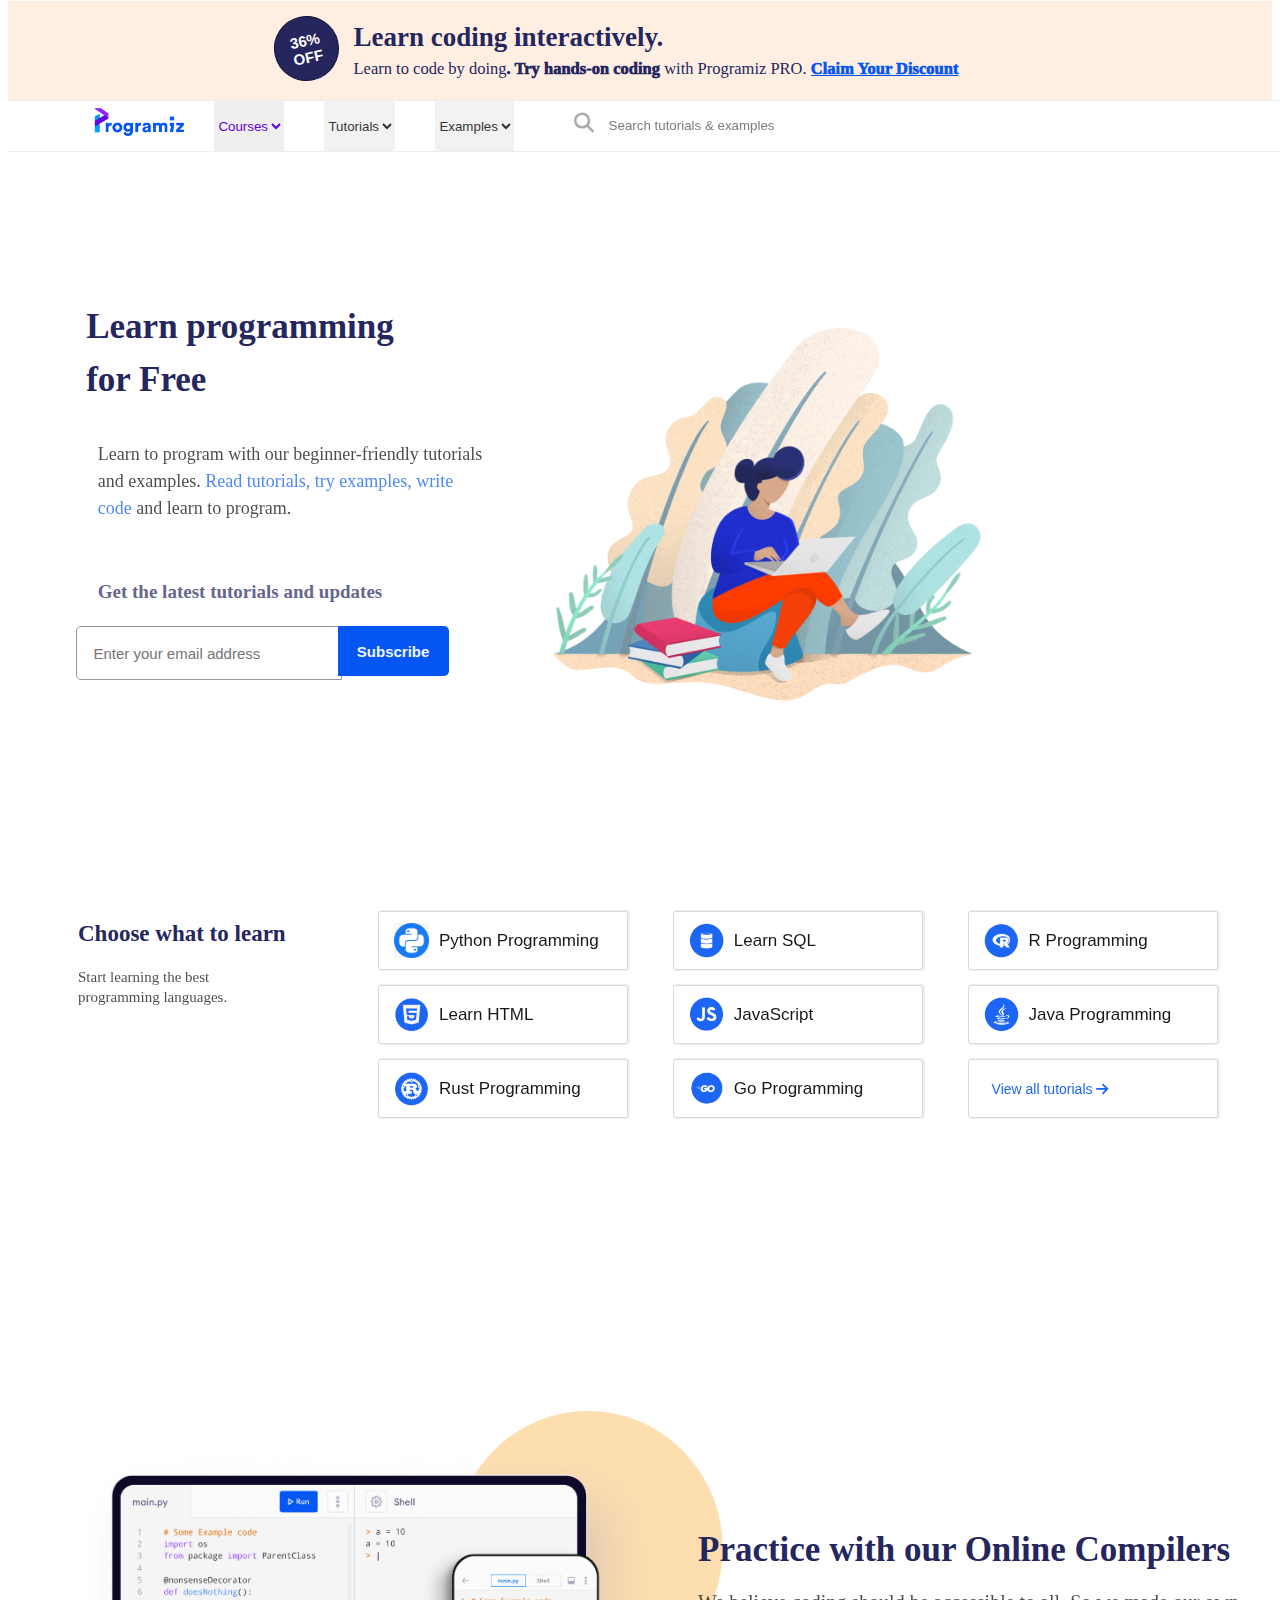
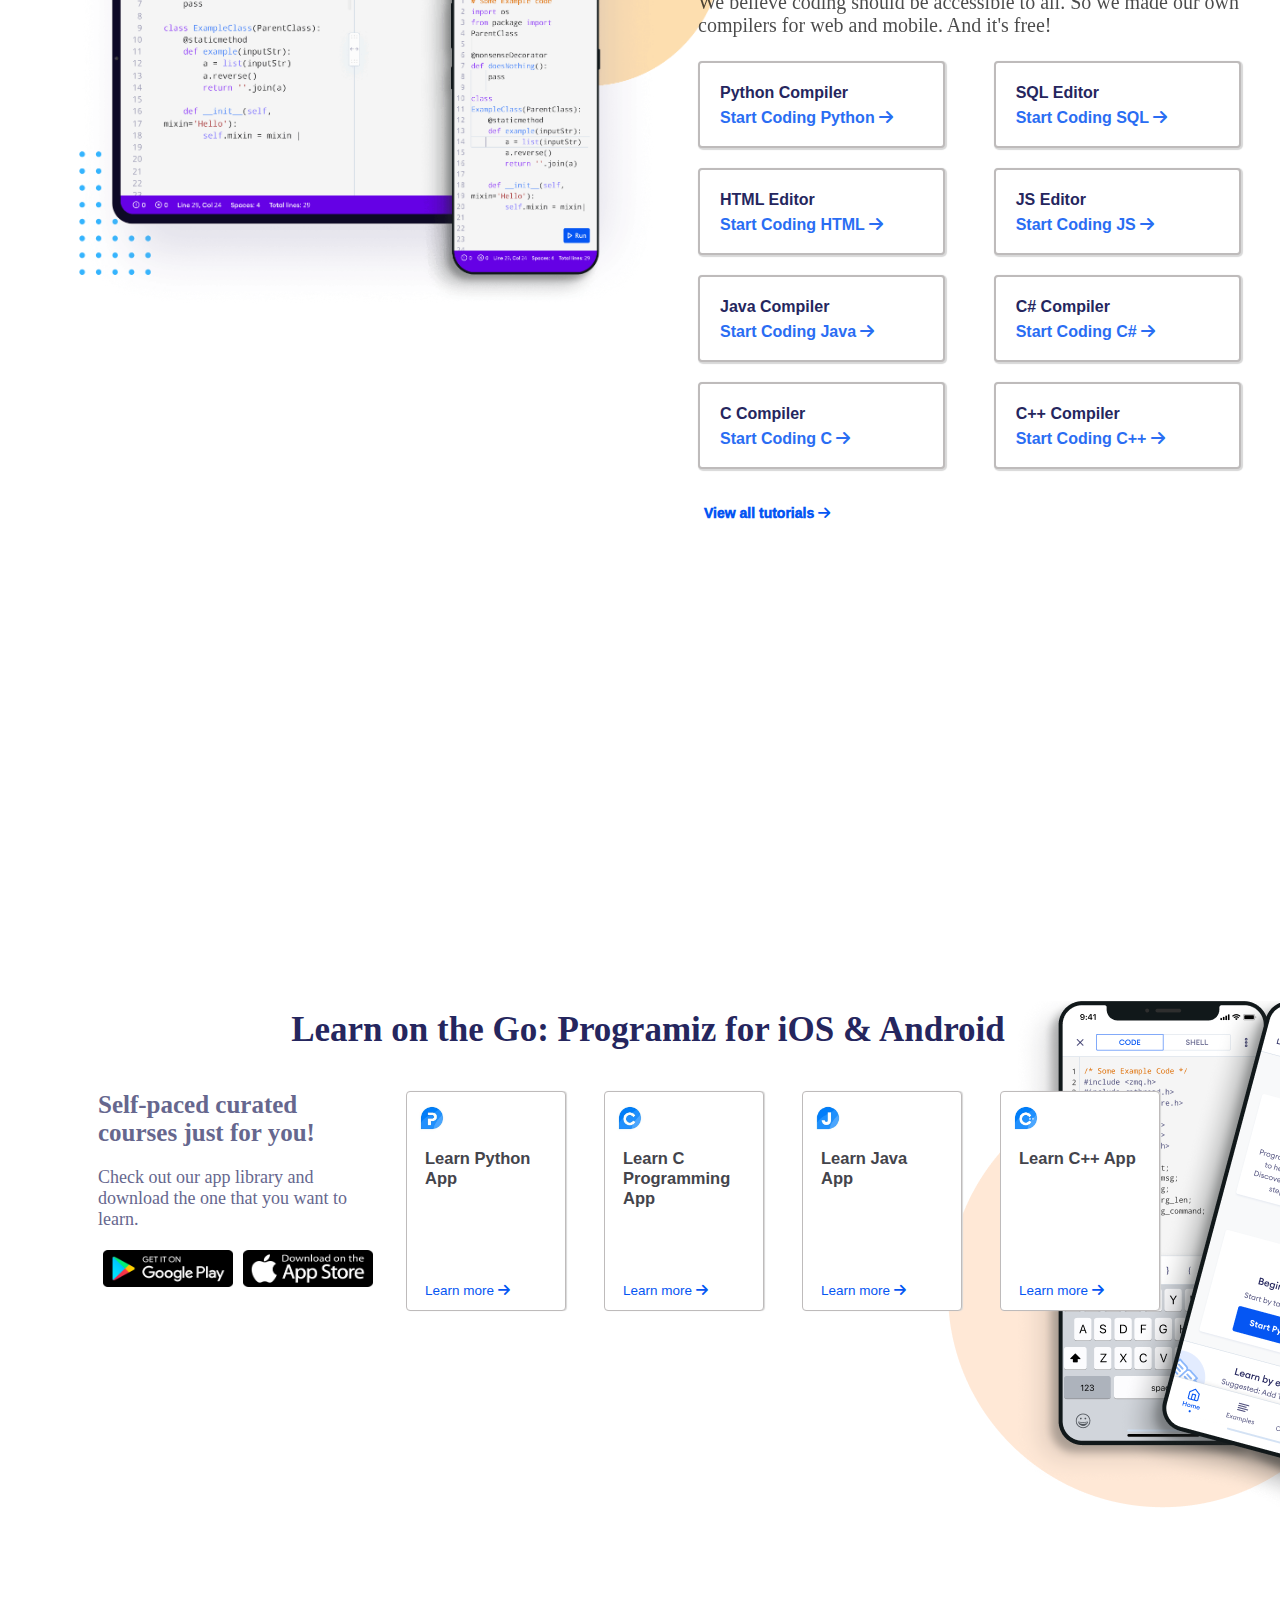
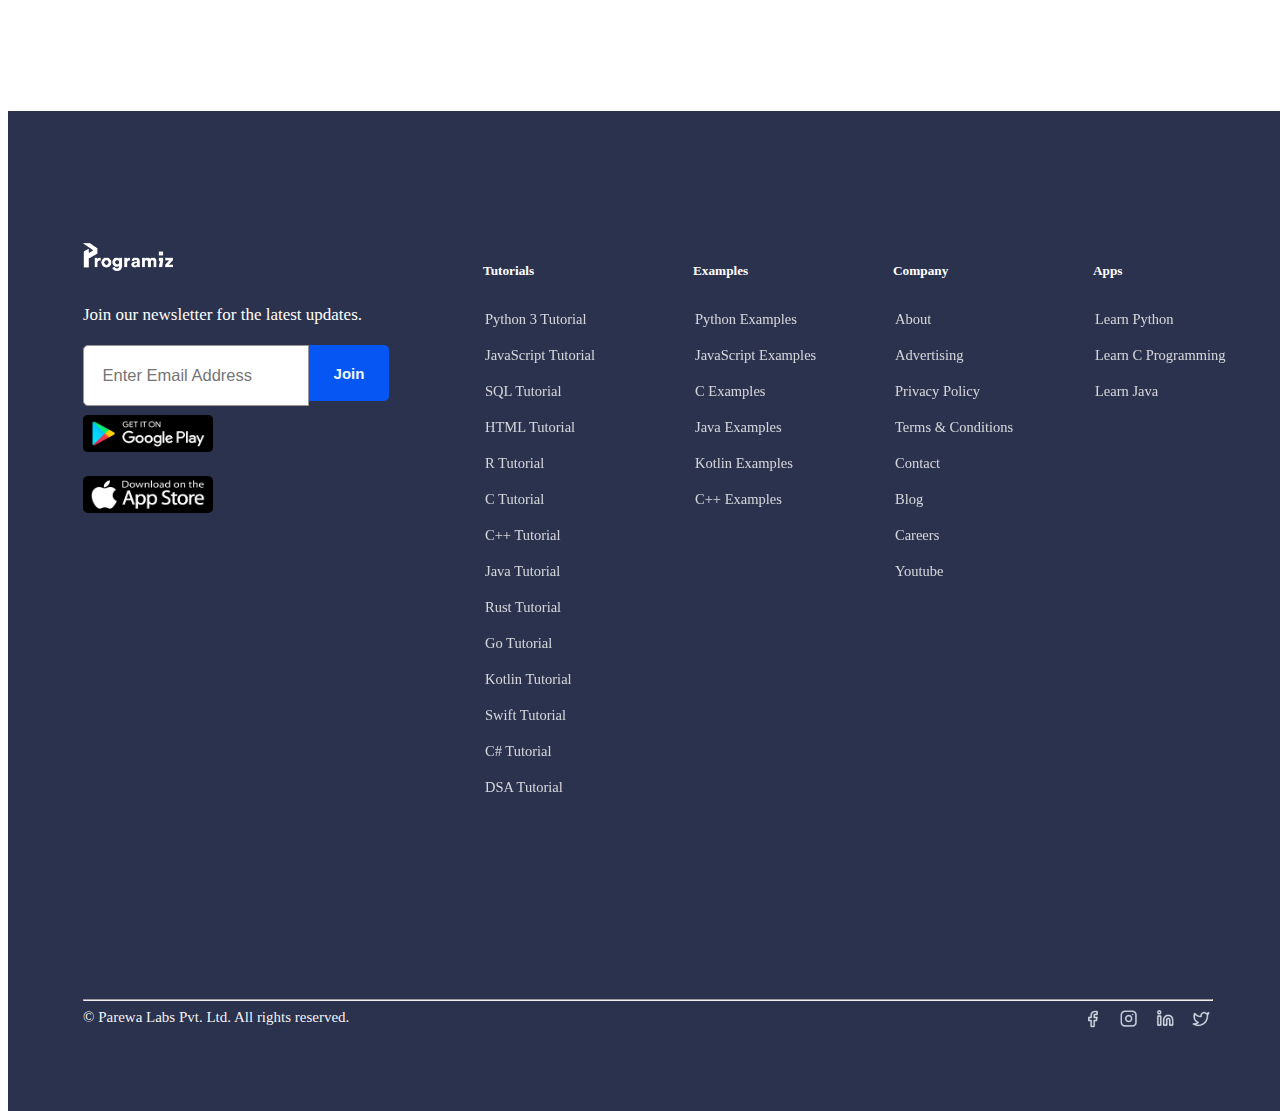
<file: html/index.html>
<!DOCTYPE html>
<html lang="en">

<head>
    <meta charset="UTF-8" />
    <meta http-equiv="X-UA-Compatible" content="IE=edge" />
    <meta name="viewport" content="width=device-width, initial-scale=1.0" />
    <link rel="stylesheet" href="https://cdnjs.cloudflare.com/ajax/libs/font-awesome/6.4.0/css/all.min.css">
    <link rel="shortcut icon" type="image/png" href="../Image/LogoP.png" />
    <link rel="stylesheet" href="../css/style.css">
    <script src="../js/main.js"></script>
    <!--Add thư viện bootstrap-->
    <link rel="stylesheet" href="https://cdn.jsdelivr.net/npm/bootstrap@4.6.2/dist/css/bootstrap.min.css" integrity="sha384-xOolHFLEh07PJGoPkLv1IbcEPTNtaed2xpHsD9ESMhqIYd0nLMwNLD69Npy4HI+N" crossorigin="anonymous">
    <script src="https://cdn.jsdelivr.net/npm/jquery@3.5.1/dist/jquery.slim.min.js" integrity="sha384-DfXdz2htPH0lsSSs5nCTpuj/zy4C+OGpamoFVy38MVBnE+IbbVYUew+OrCXaRkfj" crossorigin="anonymous"></script>
    <script src="https://cdn.jsdelivr.net/npm/bootstrap@4.6.2/dist/js/bootstrap.bundle.min.js" integrity="sha384-Fy6S3B9q64WdZWQUiU+q4/2Lc9npb8tCaSX9FK7E8HnRr0Jz8D6OP9dO5Vg3Q9ct" crossorigin="anonymous"></script>
    <title>Programiz: Learn to Code for Free</title>
</head>
<style>

</style>

<body>

    <div id="container-fluid">
        <!-- Header -->
        <div id="header">
            <div id="header-content">
                <button class="header-content_discount" type="submit" onclick="openLink('https://pages.programiz.pro/java-interview-questions?&utm_source=top-banner-programiz-web&utm_medium=banner&utm_campaign=java-interview-release__top-banner-programiz-web__may')"><span>36%<br> <span>OFF</span></span> </button>
                <h2 class="header-content_txt1">Learn coding interactively.</h2>
                <span class="header-content_txt2">
            Learn to code by doing<strong style="font-weight: 1000">. Try hands-on coding</strong> 
            with Programiz PRO.
          <span style="font-weight: 1000; color: #0556f3 " role="button" onclick="openLink('https://pages.programiz.pro/java-interview-questions?&utm_source=top-banner-programiz-web&utm_medium=banner&utm_campaign=java-interview-release__top-banner-programiz-web__may')"> <ins>Claim Your Discount</ins> </span>
                </span>
            </div>
        </div>
        <!-- Menu-Center -->
        <div id="nav-menu">
            <img class="nav-menu-logo" src="../Image/LogoProgramiz.png" alt="LogoProgramiz" role="button" onclick="reLoad()">
            <div class="nav-menu-select">
                <select name="" id="" style="border: none; color: #6001DA;" role="button">
                    <option value="" >Courses</option> 
                  </select>
                <select name="" id="" style="border: none; opacity: 80%;" role="button">
                    <option value="" >Tutorials</option> 
                  </select>
                <select name="" id="" style="border: none; opacity: 80%;" role="button">
                    <option value="" >Examples</option> 
                  </select>
            </div>

            <div id="nav-menu_gr-button">
                <button type="submit" id="nav-menu_button"><i class="fa-solid fa-magnifying-glass"></i></button>
                <input id="nav-menu_input" type="text" placeholder="Search tutorials & examples">
            </div>
        </div>

        <script>
            window.onscroll = function() {
                stickyNav()
            };

            var navbar = document.getElementById("nav-menu");
            var sticky = navbar.offsetTop;

            function stickyNav() {
                if (window.pageYOffset >= sticky) {
                    navbar.classList.add("sticky")
                } else {
                    navbar.classList.remove("sticky");
                }
            }
        </script>

        <!-- PAGE01  -->
        <div id="page01">
            <span class="page01-txt1">
            Learn programming <br> for Free <br></span>
            <span class="page01-text2">
              Learn to program with our beginner-friendly tutorials <br>and examples. <span style="color: #0556f3;">Read tutorials, try examples, write<br>code</span> and learn to program.
            </span>
            <span class="page01-text3">Get the latest tutorials and updates</span>
            <div class="page01-text4">
                <input class="page01-text4-input" type="email" name="" id="" placeholder="&emsp;Enter your email address">
                <input class="page01-text4-Button btn-primary" type="submit" value="Subscribe">
            </div>
            <div class="page01-image01">
                <img src="../Image/img1.png" alt="" class="page01-image01-img">
            </div>
        </div>
        <!-- PAGE02  -->
        <div id="page02">
            <div id="page02-content">
                <div class="page02-left">
                    <div style="color: #25265E; font-size: 23px; font-weight: bold; margin-top: 10px;">
                        Choose what to learn
                    </div>
                    <div style="font-size: 15px; margin-top: 20px; line-height: 20px; opacity: 70%;">
                        Start learning the best <br> programming languages.
                    </div>
                </div>
                <div class="page02-right">
                    <div>
                        <button class="page02-right_button" onclick="openLink1('https://www.programiz.com/python-programming')" style="background-image: url(../Image/icon_PLanguages_Python.png);">Python Programming</button>
                    </div>
                    <div>
                        <button class="page02-right_button" onclick="openLink1('https://www.programiz.com/sql')" style="background-image: url(../Image/icon_PLanguages_SQL.png); ">Learn SQL</button>
                    </div>
                    <div>
                        <button class="page02-right_button" onclick="openLink1('https://www.programiz.com/r')" style="background-image: url(../Image/icon_PLanguages_R.png); ">R Programming</button>
                    </div>
                    <div>
                        <button class="page02-right_button" onclick="openLink1('https://www.programiz.com/html')" style="background-image: url(../Image/icon_PLanguages_HTML.png); ">Learn HTML</button>
                    </div>
                    <div>
                        <button class="page02-right_button" onclick="openLink1('https://www.programiz.com/javascript')" style="background-image: url(../Image/icon_PLanguages_JavaScript.png); ">JavaScript</button>
                    </div>
                    <div>
                        <button class="page02-right_button" onclick="openLink1('https://www.programiz.com/java-programming')" style="background-image: url(../Image/icon_PLanguages_Java.png); ">Java Programming</button>
                    </div>
                    <div>
                        <button class="page02-right_button" onclick="openLink1('https://www.programiz.com/rust')" style="background-image: url(../Image/icon_PLanguages_RustP.png); ">Rust Programming</button>
                    </div>

                    <div>
                        <button class="page02-right_button" onclick="openLink1('https://www.programiz.com/golang')" style="background-image: url(../Image/icon_PLanguages_Go.png.png); ">Go Programming</button>
                    </div>
                    <div>
                        <button class="page02-right_button" id="myDIV0" onclick="HidenVsShow()" style="color: #0556f3; padding-left: 23px; font-size: 14px; ">View all tutorials  <i class="fa-solid fa-arrow-right"></i> </button>
                    </div>
                    <div>
                        <button class="page02-right_button" id="myDIV1" onclick="openLink1('https://www.programiz.com/cpp-programming')" style="background-image: url(../Image/icon_PLanguages_C++.png);display: none;">C++ Programming</button>
                    </div>
                    <div>
                        <button class="page02-right_button" id="myDIV2" onclick="openLink1('https://www.programiz.com/c-programming')" style="background-image: url(../Image/icon_PLanguages_C.png);display: none;">C Programming</button>
                    </div>
                    <div>
                        <button class="page02-right_button" id="myDIV3" onclick="openLink1('https://www.programiz.com/dsa')" style="background-image: url(../Image/icon_PLanguages_DSA.png);display: none;">DS & Algorithms</button>
                    </div>
                    <div>
                        <button class="page02-right_button" id="myDIV4" onclick="openLink1('https://www.programiz.com/swift-programming')" style="background-image: url(../Image/icon_PLanguages_SP.png);display: none;">Swift Programming</button>
                    </div>
                    <div>
                        <button class="page02-right_button" id="myDIV5" onclick="openLink1('https://www.programiz.com/csharp-programming')" style="background-image: url(../Image/icon_PLanguages_Cthang.png); display: none;">C# Programming</button>
                    </div>
                    <div>
                        <button class="page02-right_button" id="myDIV6" onclick="openLink1('https://www.programiz.com/kotlin-programming')" style="background-image: url(../Image/icon_PLanguages_K.png);display: none;">Koltin Programming</button>
                    </div>
                    <div>
                        <button class="page02-right_button" id="myDIV7" onclick="HidenVsShow()" style="color: #0556f3; padding-left: 23px; font-size: 14px; display: none;">View fewer tutorials  <i class="fa-solid fa-arrow-right"></i> </button>
                    </div>


                </div>
            </div>

        </div>
    </div>

    <!-- PAGE03  -->
    <div id="page03">
        <img src="../Image/img2.png" alt="" class="page03-img">
        <div class="page03-content">
            <h2>
                Practice with our Online Compilers
            </h2>
            <p>We believe coding should be accessible to all. So we made our own compilers for web and mobile. And it's free!</p>
            <div class="page03-content-select">
                <div>
                    <button class="page03-content-button" onclick="openLink1('https://www.programiz.com/python-programming/online-compiler/')"> 
                    <b>
                      Python Compiler<br>
                      <span style="color: #2a6df3;" >Start Coding Python <i class="fa-solid fa-arrow-right"></i></span>
                    </b> 
                  </button>
                </div>
                <div>
                    <button class="page03-content-button" onclick="openLink1('https://www.programiz.com/sql/online-compiler/')">
                    <b>
                      SQL Editor<br>
                      <span style="color: #2a6df3;" >Start Coding SQL <i class="fa-solid fa-arrow-right"></i></span>
                    </b> 
                  </button>
                </div>
                <div>
                    <button class="page03-content-button" onclick="openLink1('https://www.programiz.com/html/online-compiler/')">
                    <b>
                      HTML Editor<br>
                      <span style="color: #2a6df3;">Start Coding HTML <i class="fa-solid fa-arrow-right"></i></span>
                    </b> 
                  </button>
                </div>
                <div>
                    <button class="page03-content-button" onclick="openLink1('https://www.programiz.com/javascript/online-compiler/')">
                    <b>
                      JS Editor<br>
                      <span style="color: #2a6df3;">Start Coding JS <i class="fa-solid fa-arrow-right"></i></span>
                    </b> 
                  </button>
                </div>
                <div>
                    <button class="page03-content-button" onclick="openLink1('https://www.programiz.com/java-programming/online-compiler/')">
                    <b>
                      Java Compiler<br>
                      <span style="color: #2a6df3; ">Start Coding Java <i class="fa-solid fa-arrow-right"></i></span>
                    </b> 
                  </button>
                </div>
                <div>
                    <button class="page03-content-button" onclick="openLink1('https://www.programiz.com/csharp-programming/online-compiler/')">
                    <b>
                      C# Compiler<br>
                      <span style="color: #2a6df3; " >Start Coding C# <i class="fa-solid fa-arrow-right"></i></span>
                    </b> 
                  </button>
                </div>
                <div>
                    <button class="page03-content-button" onclick="openLink1('https://www.programiz.com/c-programming/online-compiler/')">
                    <b>
                      C Compiler<br>
                      <span style="color: #2a6df3; ">Start Coding C <i class="fa-solid fa-arrow-right"></i></span>
                    </b> 
                  </button>
                </div>
                <div>
                    <button class="page03-content-button" onclick="openLink1('https://www.programiz.com/cpp-programming/online-compiler/')">
                    <b>
                      C++ Compiler<br>
                      <span style="color: #2a6df3; ">Start Coding C++ <i class="fa-solid fa-arrow-right"></i></span>
                    </b> 
                  </button>
                </div>
                <div id="BtnPage03_1" style="display: none;">
                    <button class="page03-content-button" onclick="openLink1('https://www.programiz.com/rust/online-compiler/')">
                    <b>
                      Rust Editor<br>
                      <span style="color: #2a6df3; ">Start Coding Rust <i class="fa-solid fa-arrow-right"></i></span>
                    </b> 
                  </button>
                </div>
                <div id="BtnPage03_2" style="display: none;">
                    <button class="page03-content-button" onclick="openLink1('https://www.programiz.com/r/online-compiler/')">
                    <b>
                      R Compiler<br>
                      <span style="color: #2a6df3; ">Start Coding R <i class="fa-solid fa-arrow-right"></i></span>
                    </b> 
                  </button>
                </div>
                <div id="BtnPage03_3" style="display: none;">
                    <button class="page03-content-button" onclick="openLink1('https://www.programiz.com/golang/online-compiler/')">
                    <b>
                       Golang  Compiler<br>
                      <span style="color: #2a6df3; " >Start Coding Golang <i class="fa-solid fa-arrow-right"></i></span>
                    </b> 
                  </button>
                </div>
                <div id="BtnPage03_4" style="display: none;">
                    <button class="page03-content-button" onclick="openLink1('https://www.programiz.com/swift/online-compiler/')">
                    <b>
                      Swift Compiler<br>
                      <span style="color: #2a6df3; ">Start Coding Swift <i class="fa-solid fa-arrow-right"></i></span>
                    </b> 
                  </button>
                </div>
                <div id="BtnPage03_5" style="display: none;">
                    <button class="page03-content-button" onclick="openLink1('https://www.programiz.com/php/online-compiler/')">
                    <b>
                      PHP Compiler<br>
                      <span style="color: #2a6df3;">Start Coding PHP <i class="fa-solid fa-arrow-right"></i></span>
                    </b> 
                  </button>
                </div>

                <div id="BtnPage03_0" onclick="HidenVsShow_BtnPage03()">
                    <button style="width: 85%; color: #0556f3; font-size: 14px; font-weight: 1000; margin-top: 15px; border: none; background-color: white; text-align: start;">
                    View all tutorials  <i class="fa-solid fa-arrow-right"></i> </button>
                </div>
                <div>

                </div>
                <div id="BtnPage03_6" style="display: none; " onclick="HidenVsShow_BtnPage03()">
                    <button style="width: 85%; color: #0556f3; font-size: 14px; font-weight: 1000; margin-top: 15px; border: none; background-color: white; text-align: start;  ">
                        View fewer tutorials  <i style="font-weight: 100000; font-size: 20px;">&#8593;</i> </button>
                </div>
            </div>
        </div>
    </div>
    <!-- PAGE04  -->
    <div id="page04">
        <div>
            <img src="../Image/img3.png" alt="" class="page04-right-img">
        </div>
        <h2>Learn on the Go: Programiz for iOS &amp; Android</h2>
        <div class="page04-left">
            <div style="width: 280px;">
                <div class="page04-left-txt1">Self-paced curated courses just for you!</div>
                <div class="page04-left-txt2">Check out our app library and download the one that you want to learn.</div>
                <div style="display: flex; justify-content: space-around;">
                    <img src="../Image/playstore.png" alt="" class="page04-left-img" role="button" onclick="openLink('https://play.google.com/store/apps/dev?id=8227237868464522664')">
                    <img src="../Image/AppStore.png" alt="" class="page04-left-img" role="button" onclick="openLink('https://apps.apple.com/us/developer/parewa-labs-pvt-ltd/id1472188188')">
                </div>
            </div>
            <div>
                <button class="page04-left-button" onclick="openLink('https://www.programiz.com/learn-python')">
                <img src="../Image/icon_P.png" alt="" class="page04-left-icon">
                <h3 class="page04-left-title">Learn Python App</h3>
                <span class="page04-left-learnmore">
                  Learn more <i class="fa-solid fa-arrow-right"></i>
                </span>
              </button>
            </div>
            <div>
                <button class="page04-left-button" onclick="openLink('https://www.programiz.com/learn-c')">
                <img src="../Image/icon_C.png" alt="" class="page04-left-icon">
                <h3 class="page04-left-title">Learn C Programming App</h3>
                <span class="page04-left-learnmore">
                  Learn more <i class="fa-solid fa-arrow-right"></i>
                </span>
              </button>
            </div>
            <div>
                <button class="page04-left-button" onclick="openLink('https://www.programiz.com/learn-java')">
                <img src="../Image/icon_J.png" alt="" class="page04-left-icon">
                <h3 class="page04-left-title">Learn Java App</h3>
                <span class="page04-left-learnmore">
                  Learn more <i class="fa-solid fa-arrow-right"></i>
                </span>
              </button>
            </div>
            <div>
                <button class="page04-left-button" onclick="openLink('https://www.programiz.com/learn-cpp')">
                <img src="../Image/icon_C++.png" alt="" class="page04-left-icon">
                <h3 class="page04-left-title">Learn C++ App</h3>
                <span class="page04-left-learnmore">
                  Learn more <i class="fa-solid fa-arrow-right"></i>
                </span>
              </button>
            </div>
        </div>
    </div>
    <!-- Footer  -->
    <div id="footer">
        <div class="footer-container">
            <div class="footer-content">
                <div class="footer-content1">
                    <img src="../Image/LogoProgramiz.png" alt="" class="footer-content1-img">
                    <div style="margin-top: 30px; font-size: 17px;">Join our newsletter for the latest updates.</div>
                    <div id="footer-button-input" style="margin-top: 20px;">
                        <input class="footer-content1-input" type="email" name="" id="" placeholder="&emsp;Enter Email Address">
                        <input class="footer-content1-button btn-primary" type="submit" value="Join">
                    </div>
                    <div>
                        <img src="../Image/playstore.png" alt="" class="page04-left-img" role="button" onclick="openLink('https://play.google.com/store/apps/dev?id=8227237868464522664&referrer=utm_campaign%3Dprogramiz-footer%26utm_source%3Dprogramiz-website')">
                    </div>
                    <div>
                        <img src="../Image/AppStore.png" alt="" class="page04-left-img" role="button" onclick="openLink('https://apps.apple.com/us/developer/parewa-labs-pvt-ltd/id1472188188')">
                    </div>
                </div>
                <div class="footer-content2">
                    <h5>Tutorials</h5>
                    <ul class="footer-links">
                        <li class="footer-links-nodes"><a class="link-node" href="https://www.programiz.com/python-programming">Python 3 Tutorial</a></li>
                        <li class="footer-links-nodes"><a class="link-node" href="https://www.programiz.com/javascript">JavaScript Tutorial</a></li>
                        <li class="footer-links-nodes"><a class="link-node" href="https://www.programiz.com/sql">SQL Tutorial</a></li>
                        <li class="footer-links-nodes"><a class="link-node" href="https://www.programiz.com/html">HTML Tutorial</a></li>
                        <li class="footer-links-nodes"><a class="link-node" href="https://www.programiz.com/r">R Tutorial</a></li>
                        <li class="footer-links-nodes"><a class="link-node" href="https://www.programiz.com/c-programming">C Tutorial</a></li>
                        <li class="footer-links-nodes"><a class="link-node" href="https://www.programiz.com/cpp-programming">C++ Tutorial</a></li>
                        <li class="footer-links-nodes"><a class="link-node" href="https://www.programiz.com/java-programming">Java Tutorial</a></li>
                        <li class="footer-links-nodes"><a class="link-node" href="https://www.programiz.com/rust">Rust Tutorial</a></li>
                        <li class="footer-links-nodes"><a class="link-node" href="https://www.programiz.com/golang">Go Tutorial</a></li>
                        <li class="footer-links-nodes"><a class="link-node" href="https://www.programiz.com/kotlin-programming">Kotlin Tutorial</a></li>
                        <li class="footer-links-nodes"><a class="link-node" href="https://www.programiz.com/swift-programming">Swift Tutorial</a></li>
                        <li class="footer-links-nodes"><a class="link-node" href="https://www.programiz.com/csharp-programming">C# Tutorial</a></li>
                        <li class="footer-links-nodes"><a class="link-node" href="https://www.programiz.com/dsa">DSA Tutorial</a></li>
                    </ul>
                </div>
                <div class="footer-content3">
                    <h5>Examples</h5>
                    <ul class="footer-links">
                        <li class="footer-links-nodes"><a class="link-node" href="https://www.programiz.com/python-programming/examples">Python Examples</a></li>
                        <li class="footer-links-nodes"><a class="link-node" href="https://www.programiz.com/javascript/examples">JavaScript Examples</a></li>
                        <li class="footer-links-nodes"><a class="link-node" href="https://www.programiz.com/c-programming/examples">C Examples</a></li>
                        <li class="footer-links-nodes"><a class="link-node" href="https://www.programiz.com/java-programming/examples">Java Examples</a></li>
                        <li class="footer-links-nodes"><a class="link-node" href="https://www.programiz.com/kotlin-programming/examples">Kotlin Examples</a></li>
                        <li class="footer-links-nodes"><a class="link-node" href="https://www.programiz.com/cpp-programming/examples">C++ Examples</a></li>
                    </ul>
                </div>
                <div class="footer-content4">
                    <h5>Company</h5>
                    <ul class="footer-links">
                        <li class="footer-links-nodes"><a class="link-node" href="https://www.programiz.com/about-us">About</a></li>
                        <li class="footer-links-nodes"><a class="link-node" href="https://www.programiz.com/advertise">Advertising</a></li>
                        <li class="footer-links-nodes"><a class="link-node" href="https://www.programiz.com/privacy-policy">Privacy Policy</a></li>
                        <li class="footer-links-nodes"><a class="link-node" href="https://www.programiz.com/terms-of-use">Terms & Conditions</a></li>
                        <li class="footer-links-nodes"><a class="link-node" href="https://www.programiz.com/contact">Contact</a></li>
                        <li class="footer-links-nodes"><a class="link-node" href="https://www.programiz.com/blog">Blog</a></li>
                        <li class="footer-links-nodes"><a class="link-node" href="https://www.programiz.com/careers">Careers</a></li>
                        <li class="footer-links-nodes"><a class="link-node" href="https://www.youtube.com/channel/UCREFp3D_n8JfcDonlm7Mpyw">Youtube</a></li>
                    </ul>
                </div>

                <div class="footer-content5">
                    <h5>Apps</h5>
                    <ul class="footer-links">
                        <li class="footer-links-nodes"><a class="link-node" href="https://www.programiz.com/learn-python">Learn Python</a></li>
                        <li class="footer-links-nodes"><a class="link-node" href="https://www.programiz.com/learn-c">Learn C Programming</a></li>
                        <li class="footer-links-nodes"><a class="link-node" href="https://www.programiz.com/learn-java">Learn Java</a></li>
                    </ul>
                </div>
            </div>
            <div class="footer-contact">
                <hr class="footer-contact-line">
                <span class="footer-contact-noCopy">© Parewa Labs Pvt. Ltd. All rights reserved.</span>
                <div class="footer-contact-right">
                    <img src="../Image/icon_FB.PNG" alt="" class="footer-contact-icon" role="button" onclick="openLink1('https://www.facebook.com/programiz')">
                    <img src="../Image/icon_IG.PNG" alt="" class="footer-contact-icon" role="button" onclick="openLink1('https://www.instagram.com/_programiz/')">
                    <img src="../Image/icon_IN.PNG" alt="" class="footer-contact-icon" role="button" onclick="openLink1('https://www.linkedin.com/company/programiz')">
                    <img src="../Image/icon_Twitter.PNG" alt="" class="footer-contact-icon" role="button" onclick="openLink1('https://twitter.com/programiz')">
                </div>
            </div>
        </div>
    </div>
    </div>
</body>

</html>
</file>
<file: css/style.css>
#container {
        width: 100%;
        height: 100%;
        font-family: 'Segoe UI', Tahoma, Geneva, Verdana, sans-serif;
    }
    /* header */
    
    #header {
        display: flex;
        justify-content: center;
        width: 100%;
        height: 100px;
        background-color: #ffefe3;
        margin-top: -7px;
    }
    
    #header-content {
        width: 733px;
        height: 75px;
        margin-top: 15px;
    }
    
    .header-content_discount {
        width: 65px;
        height: 65px;
        border-radius: 60px;
        display: flex;
        position: absolute;
        justify-content: center;
        align-items: center;
        background-color: #25265E;
        border: 1px solid #101138;
        transform: rotate(-12deg);
        color: rgb(253, 253, 253);
        font-size: 15px;
        font-weight: bold;
    }
    
    .header-content_txt1 {
        font-size: 27px;
        position: absolute;
        margin-top: 2px;
        margin-left: 80px;
        color: #25265E;
    }
    
    .header-content_txt2 {
        font-size: 16.5px;
        position: absolute;
        margin-top: 43px;
        margin-left: 80px;
        color: #25265E;
    }
    /* menu  */
    
    #nav-menu {
        width: 100%;
        display: flex;
        position: fixed;
        justify-content: center;
        font-size: 15px;
        height: 50px;
        font-family: Arial;
        background-color: white;
        z-index: 1000;
        box-shadow: 1px 0px 1px 1px #eeeded;
    }
    
    .sticky {
        position: fixed;
        top: 0;
        width: 100%;
    }
    
    .nav-menu-logo {
        width: 90px;
        height: 30px;
        position: relative;
        top: 5px;
        margin-right: 30px;
    }
    
    #nav-menu_gr-button {
        opacity: 95%;
        top: 10px;
        position: relative;
        margin-right: 400px;
        margin-left: 50px;
    }
    
    .nav-menu-select {
        width: 300px;
        display: flex;
        justify-content: space-between;
    }
    
    #nav-menu_button {
        width: 19px;
        height: 18px;
        background-color: rgb(255, 255, 255);
        border: none;
        color: grey;
        font-size: 20px;
        position: relative;
        left: 4px;
        opacity: 70%;
    }
    
    #nav-menu_input {
        position: relative;
        left: 19px;
        border: none;
        width: 210px;
    }
    
    #page01 {
        width: 100%;
        height: 410px;
        display: flex;
        justify-content: center;
        margin-top: 200px;
        margin-left: -400px;
    }
    
    .page01-txt1 {
        display: flex;
        position: absolute;
        font-size: 35px;
        line-height: 1.5;
        font-weight: bold;
        color: #25265E;
    }
    
    .page01-text2 {
        margin-top: 140px;
        font-size: 18px;
        line-height: 1.5;
        margin-left: 100px;
        opacity: 70%;
    }
    
    .page01-text3 {
        display: flex;
        position: absolute;
        margin-top: 280px;
        color: #66678E;
        font-size: 19px;
        font-weight: bold;
    }
    
    .page01-text4 {
        height: 50px;
        width: 379px;
        display: flex;
        position: absolute;
        margin-top: 325px;
        margin-left: 50px;
    }
    
    .page01-text4-input {
        font-size: 15px;
        width: 260px;
        height: 50px;
        border-bottom-left-radius: 5px;
        border-top-left-radius: 5px;
        border: 1px solid rgb(155, 149, 149);
    }
    
    .page01-text4-input:active {
        border: 1px solid #0556F3;
    }
    
    .page01-text4-Button {
        font-size: 15px;
        width: 111px;
        height: 50px;
        font-weight: bold;
        background-color: #0556F3;
        color: aliceblue;
        border-top-right-radius: 5px;
        border-bottom-right-radius: 5px;
        border-style: none;
        margin-left: -3.9px;
    }
    
    .page01-image01-img {
        width: 470px;
        height: 400px;
        display: flex;
        position: absolute;
        margin-left: 70px;
    }
    
    #page02 {
        height: 225px;
        width: 100%;
        display: flex;
        position: absolute;
        margin-top: 200px;
        justify-content: center;
    }
    
    #page02-content {
        display: flex;
        margin-left: 400px;
    }
    
    .page02-left {
        height: 225px;
        width: 300px;
        margin-left: 100px;
    }
    
    .page02-right {
        height: 250px;
        width: 1340px;
        display: grid;
        grid-template-columns: 22% 22% 22%;
        row-gap: 15px;
    }
    
    .page02-right_button {
        height: 59px;
        width: 250px;
        border-radius: 3px;
        border: 1px solid rgb(218, 211, 211);
        font-size: 17px;
        font-weight: 500;
        opacity: 90%;
        background-color: white;
        background-size: 35px;
        background-repeat: no-repeat;
        padding-left: 60px;
        background-position-x: 7%;
        background-position-y: 50%;
        text-align: start;
        box-shadow: 1px 0px 1px 1px #eeeded;
    }
    
    .page02-right button:hover {
        transform: scale(1.05);
    }
    
    #page03 {
        height: 225px;
        width: 100%;
        display: flex;
        position: absolute;
        justify-content: center;
        margin-top: 700px;
        margin-left: -250px;
    }
    
    .page03-img {
        width: 650px;
        height: 500px;
    }
    
    .page03-content {
        width: 600px;
        display: flex;
        position: absolute;
        margin-left: 1200px;
        margin-top: 70px;
    }
    
    h2 {
        color: #25265E;
        font-size: 35px;
        display: flex;
        position: absolute;
        top: 20px;
    }
    
    p {
        position: absolute;
        top: 90px;
        font-size: 20px;
        opacity: 70%;
        width: 570px;
        height: 60px;
    }
    
    .page03-content-select {
        display: grid;
        width: 510px;
        grid-template-columns: 57% 57%;
        gap: 20px;
        column-gap: 5px;
        position: absolute;
        margin-top: 180px;
    }
    
    .page03-content-button {
        width: 85%;
        height: 87px;
        line-height: 20px;
        text-align: start;
        padding-left: 20px;
        font-size: 16px;
        line-height: 25px;
        color: #25265E;
        background-color: white;
        border-radius: 4px;
        border: 2px solid rgb(190, 187, 187);
        box-shadow: 1px 1px 1px 1px #d8d8d8;
    }
    
    #BtnPage03 {
        display: none;
    }
    
    #page04 {
        height: 600px;
        width: 100%;
        display: flex;
        position: absolute;
        justify-content: center;
        margin-top: 1850px;
    }
    
    .page04-left {
        width: 1100px;
        height: 300px;
        margin-top: 130px;
        display: grid;
        grid-template-columns: 28% 18% 18% 18% 18%;
    }
    
    .page04-left-txt1 {
        color: #66678E;
        font-size: 25px;
        font-weight: bold;
    }
    
    .page04-left-txt2 {
        color: #66678E;
        font-size: 18px;
        margin-top: 20px;
    }
    
    .page04-left-img {
        width: 130px;
        height: 37px;
        margin-top: 20px;
    }
    
    .page04-left-button {
        width: 160px;
        height: 220px;
        display: flex;
        position: absolute;
        background-color: white;
        border-radius: 4px;
        border: 1px solid rgb(190, 187, 187);
        box-shadow: 1px 0px 1px 0px #d8d8d8;
        justify-content: start;
        padding-left: 10px;
    }
    
    .page04-left-button:hover {
        transform: scale(1.01);
    }
    
    .page04-left-icon {
        width: 30px;
        height: 30px;
        margin-top: 10px;
    }
    
    .page04-left-title {
        width: 120px;
        margin-top: 55px;
        margin-left: -22px;
        font-size: 16.5px;
        font-weight: bold;
        text-align: start;
        line-height: 20px;
        color: #44444b;
    }
    
    .page04-left-learnmore {
        color: #0556F3;
        margin-left: -120px;
        font-weight: 500;
        margin-top: 190px;
        font-size: 13.5px;
    }
    
    .page04-right-img {
        display: flex;
        position: absolute;
        margin-left: 850px;
        margin-top: 40px;
    }
    
    #footer {
        height: 1000px;
        width: 100%;
        display: flex;
        position: absolute;
        justify-content: center;
        background-color: #2B324D;
        margin-top: 2600px;
        color: white;
    }
    
    .footer-container {
        display: flex;
        position: absolute;
        width: 1130px;
        margin-top: 130px;
    }
    
    .footer-content {
        display: flex;
        justify-content: space-between;
    }
    
    .footer-content1 {
        width: 290px;
        height: 310px;
    }
    
    .footer-content1-img {
        width: 90px;
        height: 30px;
        filter: brightness(0) invert(1);
        -webkit-filter: brightness(0) invert(1);
    }
    
    #footer-button-input {
        height: 50px;
        width: 409px;
        display: flex;
    }
    
    .footer-content1-input {
        font-size: 16.5px;
        width: 220px;
        height: 56.5px;
        border-bottom-left-radius: 5px;
        border-top-left-radius: 5px;
        border: 1px solid rgb(155, 149, 149);
    }
    
    .footer-content1-button {
        font-size: 15px;
        width: 80px;
        height: 56px;
        font-weight: bold;
        background-color: #0556F3;
        color: aliceblue;
        border-top-right-radius: 5px;
        border-bottom-right-radius: 5px;
        border-style: none;
        margin-left: 0px;
    }
    
    .footer-content2 {
        width: 130px;
        margin-left: 110px;
    }
    
    .footer-content3 {
        width: 200px;
        margin-left: 80px;
    }
    
    .footer-content4 {
        width: 200px;
    }
    
    .footer-content5 {
        width: 200px;
    }
    
    .footer-links-nodes {
        color: white;
        list-style: none;
        margin-left: -38px;
        line-height: 35px;
    }
    
    .link-node {
        color: white;
        text-decoration: none;
        opacity: 80%;
        font-size: 14.5px;
    }
    
    .footer-contact {
        width: 1130px;
        position: absolute;
        margin-top: 750px;
    }
    
    .footer-contact-right {
        display: flex;
        position: absolute;
        justify-content: space-between;
        text-align: end;
        width: 128px;
        margin-left: 1000px;
    }
    
    .footer-contact-icon {
        width: 20px;
    }
    
    .footer-contact-line {
        background-color: #e2e0e056;
    }
    
    .footer-contact-noCopy {
        display: flex;
        position: absolute;
        font-size: 15px;
        color: #fffffff6;
    }
</file>
